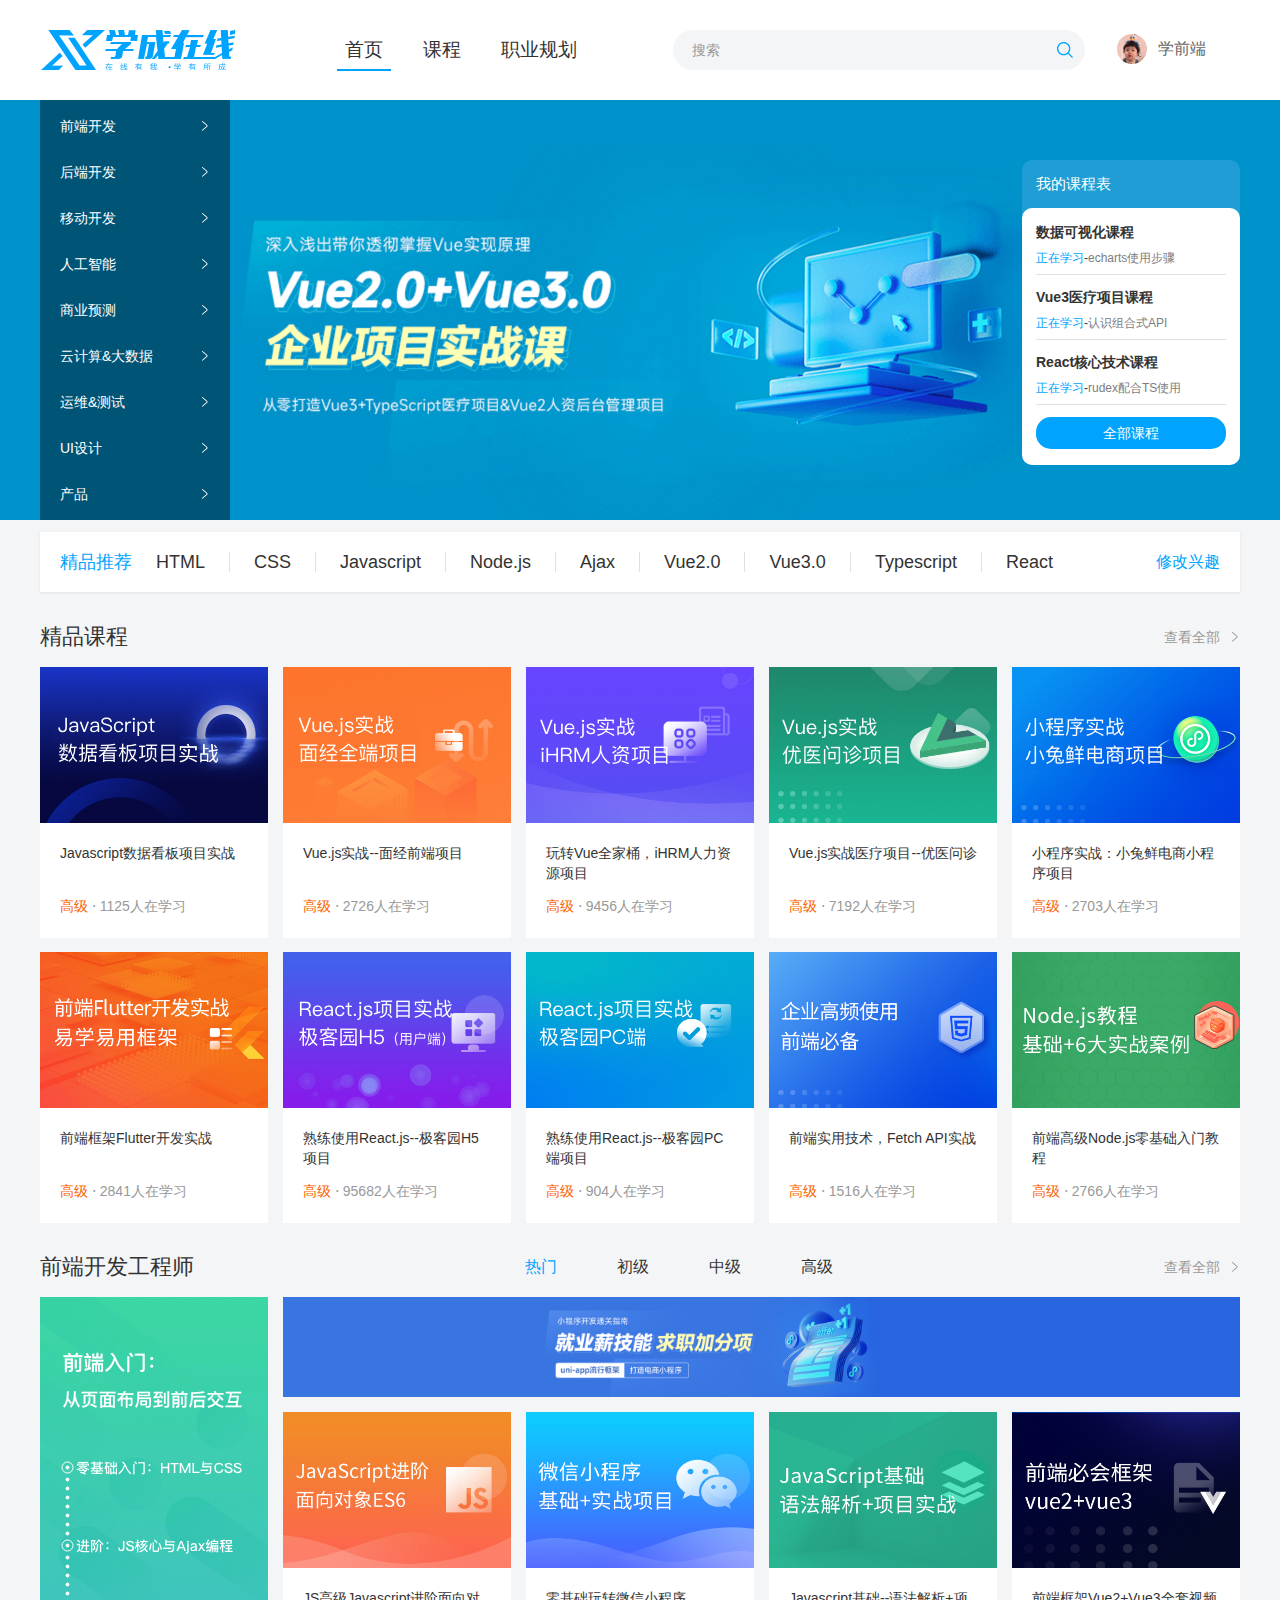
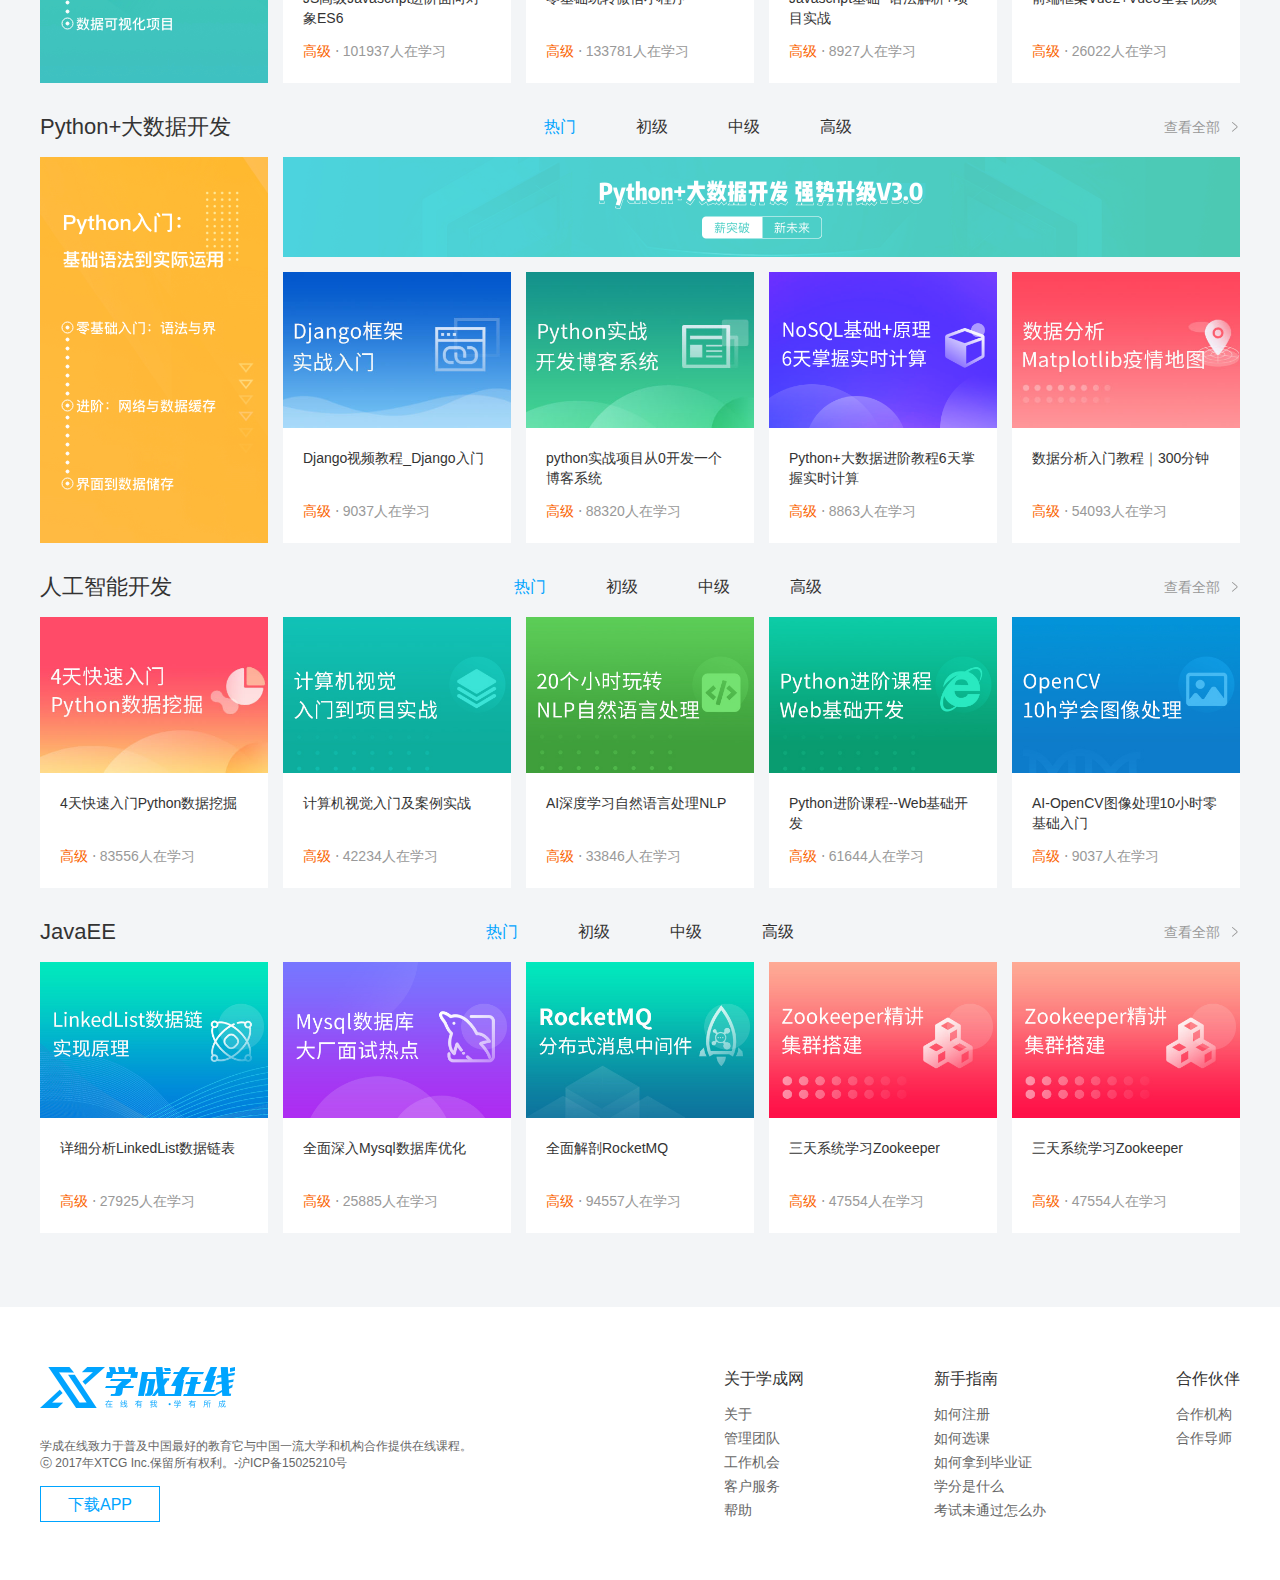
<file: itheima/HTML5AndCSSBasis/Day07/index.html>
<!-- 
    网页制作思路：
        1、布局思路
            先整体再局部，从外到内，从上到下，从左到右
        2、CSS实现思路
            - 画盒子，调整盒子范围（宽高背景色）
            - 调整盒子位置（Flex布局，内外边距）
            - 控制图片、文字内容样式

    整体遗留问题：
    1、调整浏览器窗口宽度时，页面变形
    2、“热门、初级、中级、高级”这几个未居中
 -->
<!DOCTYPE html>
<html lang="en">

<head>
    <meta charset="UTF-8">
    <meta name="viewport" content="width=device-width, initial-scale=1.0">
    <title>学成在线</title>
    <link rel="stylesheet" href="./css/base.css">
    <link rel="stylesheet" href="./css/index.css">
</head>

<body>

    <!-- 
        header区域布局
            - 通栏：宽度和浏览器窗口相同的盒子
     -->
    <div class="header">
        <div class="wrapper">
            <!-- 
                logo功能：
                    - 单击跳转首页
                    - SEO优化
                logo实现：
                    标签结构为 h1 > a > 网站名词（搜索关键字）
             -->
            <div class="logo">
                <h1><a href="#">学成在线</a></h1>
            </div>
            <!-- 
                导航功能：
                    单击跳转页面
                导航实现：
                    标签结构为 ul > li * 3 > a
                    避免堆砌a标签导致SEO降效
             -->
            <div class="nav">
                <ul>
                    <li><a href="#" class="active">首页</a></li>
                    <li><a href="#">课程</a></li>
                    <li><a href="#">职业规划</a></li>
                </ul>
            </div>
            <div class="search">
                <input type="text" placeholder="搜索">
                <a href="#"></a>
            </div>
            <div class="user">
                <a href="#">
                    <img src="./uploads/user.png" alt="">
                    <span>学前端</span>
                </a>
            </div>
        </div>
    </div>

    <!-- 
        banner区域布局
     -->
    <div class="banner">
        <div class="wrapper">
            <div class="left">
                <ul>
                    <li><a href="#">前端开发</a></li>
                    <li><a href="#">后端开发</a></li>
                    <li><a href="#">移动开发</a></li>
                    <li><a href="#">人工智能</a></li>
                    <li><a href="#">商业预测</a></li>
                    <li><a href="#">云计算&大数据</a></li>
                    <li><a href="#">运维&测试</a></li>
                    <li><a href="#">UI设计</a></li>
                    <li><a href="#">产品</a></li>
                </ul>
            </div>
            <div class="right">
                <h3>我的课程表</h3>
                <div class="content">
                    <dl>
                        <dt>数据可视化课程</dt>
                        <dd><span>正在学习</span>-<strong>echarts使用步骤</strong></dd>
                    </dl>
                    <dl>
                        <dt>Vue3医疗项目课程</dt>
                        <dd><span>正在学习</span>-<strong>认识组合式API</strong></dd>
                    </dl>
                    <dl>
                        <dt>React核心技术课程</dt>
                        <dd><span>正在学习</span>-<strong>rudex配合TS使用</strong></dd>
                    </dl>
                    <a href="#">全部课程</a>
                </div>
            </div>
        </div>
    </div>

    <!-- 
        精品推荐区域布局
     -->
    <div class="recommend wrapper">
        <h3>精品推荐</h3>
        <ul>
            <li><a href="#">HTML</a></li>
            <li><a href="#">CSS</a></li>
            <li><a href="#">Javascript</a></li>
            <li><a href="#">Node.js</a></li>
            <li><a href="#">Ajax</a></li>
            <li><a href="#">Vue2.0</a></li>
            <li><a href="#">Vue3.0</a></li>
            <li><a href="#">Typescript</a></li>
            <li><a href="#">React</a></li>
        </ul>
        <a href="#" class="modify">修改兴趣</a>
    </div>

    <!-- 
        精品课程区域布局
     -->
    <div class="course wrapper">
        <div class="hd">
            <h3>精品课程</h3>
            <a href="#" class="more">查看全部</a>
        </div>
        <div class="bd">
            <ul>
                <li>
                    <a href="#">
                        <div class="pic">
                            <img src="./uploads/course01.png" alt="">
                        </div>
                        <div class="text">
                            <h4>Javascript数据看板项目实战</h4>
                            <p><span>高级</span> ⋅ <i>1125</i>人在学习</p>
                        </div>
                    </a>
                </li>
                <li>
                    <a href="#">
                        <div class="pic">
                            <img src="./uploads/course02.png" alt="">
                        </div>
                        <div class="text">
                            <h4>Vue.js实战--面经前端项目</h4>
                            <p><span>高级</span> ⋅ <i>2726</i>人在学习</p>
                        </div>
                    </a>
                </li>
                <li>
                    <a href="#">
                        <div class="pic">
                            <img src="./uploads/course03.png" alt="">
                        </div>
                        <div class="text">
                            <h4>玩转Vue全家桶，iHRM人力资源项目</h4>
                            <p><span>高级</span> ⋅ <i>9456</i>人在学习</p>
                        </div>
                    </a>
                </li>
                <li>
                    <a href="#">
                        <div class="pic">
                            <img src="./uploads/course04.png" alt="">
                        </div>
                        <div class="text">
                            <h4>Vue.js实战医疗项目--优医问诊</h4>
                            <p><span>高级</span> ⋅ <i>7192</i>人在学习</p>
                        </div>
                    </a>
                </li>
                <li>
                    <a href="#">
                        <div class="pic">
                            <img src="./uploads/course05.png" alt="">
                        </div>
                        <div class="text">
                            <h4>小程序实战：小兔鲜电商小程序项目</h4>
                            <p><span>高级</span> ⋅ <i>2703</i>人在学习</p>
                        </div>
                    </a>
                </li>
                <li>
                    <a href="#">
                        <div class="pic">
                            <img src="./uploads/course06.png" alt="">
                        </div>
                        <div class="text">
                            <h4>前端框架Flutter开发实战</h4>
                            <p><span>高级</span> ⋅ <i>2841</i>人在学习</p>
                        </div>
                    </a>
                </li>
                <li>
                    <a href="#">
                        <div class="pic">
                            <img src="./uploads/course07.png" alt="">
                        </div>
                        <div class="text">
                            <h4>熟练使用React.js--极客园H5项目</h4>
                            <p><span>高级</span> ⋅ <i>95682</i>人在学习</p>
                        </div>
                    </a>
                </li>
                <li>
                    <a href="#">
                        <div class="pic">
                            <img src="./uploads/course08.png" alt="">
                        </div>
                        <div class="text">
                            <h4>熟练使用React.js--极客园PC端项目</h4>
                            <p><span>高级</span> ⋅ <i>904</i>人在学习</p>
                        </div>
                    </a>
                </li>
                <li>
                    <a href="#">
                        <div class="pic">
                            <img src="./uploads/course09.png" alt="">
                        </div>
                        <div class="text">
                            <h4>前端实用技术，Fetch API实战</h4>
                            <p><span>高级</span> ⋅ <i>1516</i>人在学习</p>
                        </div>
                    </a>
                </li>
                <li>
                    <a href="#">
                        <div class="pic">
                            <img src="./uploads/course10.png" alt="">
                        </div>
                        <div class="text">
                            <h4>前端高级Node.js零基础入门教程</h4>
                            <p><span>高级</span> ⋅ <i>2766</i>人在学习</p>
                        </div>
                    </a>
                </li>

            </ul>
        </div>
    </div>

    <!-- 
        前端开发工程师区域布局
     -->
    <div class="wrapper">
        <div class="hd">
            <h3>前端开发工程师</h3>
            <ul>
                <li><a href="#" class="active">热门</a></li>
                <li><a href="#">初级</a></li>
                <li><a href="#">中级</a></li>
                <li><a href="#">高级</a></li>
            </ul>
            <a href="#" class="more">查看全部</a>
        </div>
        <div class="bd">
            <div class="left">
                <img src="./uploads/web_left.png" alt="">
            </div>
            <div class="right">
                <div class="top">
                    <img src="./uploads/web_top.png" alt="">
                </div>
                <div class="bottom">
                    <ul>
                        <li>
                            <a href="#">
                                <div class="pic">
                                    <img src="./uploads/web01.png" alt="">
                                </div>
                                <div class="text">
                                    <h4>JS高级Javascript进阶面向对象ES6</h4>
                                    <p><span>高级</span> ⋅ <i>101937</i>人在学习</p>
                                </div>
                            </a>
                        </li>
                        <li>
                            <a href="#">
                                <div class="pic">
                                    <img src="./uploads/web02.png" alt="">
                                </div>
                                <div class="text">
                                    <h4>零基础玩转微信小程序</h4>
                                    <p><span>高级</span> ⋅ <i>133781</i>人在学习</p>
                                </div>
                            </a>
                        </li>
                        <li>
                            <a href="#">
                                <div class="pic">
                                    <img src="./uploads/web03.png" alt="">
                                </div>
                                <div class="text">
                                    <h4>Javascript基础--语法解析+项目实战</h4>
                                    <p><span>高级</span> ⋅ <i>8927</i>人在学习</p>
                                </div>
                            </a>
                        </li>
                        <li>
                            <a href="#">
                                <div class="pic">
                                    <img src="./uploads/web04.png" alt="">
                                </div>
                                <div class="text">
                                    <h4>前端框架Vue2+Vue3全套视频</h4>
                                    <p><span>高级</span> ⋅ <i>26022</i>人在学习</p>
                                </div>
                            </a>
                        </li>
                    </ul>
                </div>
            </div>
        </div>
    </div>

    <!-- 
        Python+大数据开发区域布局
     -->
    <div class="wrapper">
        <div class="hd">
            <h3>Python+大数据开发</h3>
            <ul>
                <li><a href="#" class="active">热门</a></li>
                <li><a href="#">初级</a></li>
                <li><a href="#">中级</a></li>
                <li><a href="#">高级</a></li>
            </ul>
            <a href="#" class="more">查看全部</a>
        </div>
        <div class="bd">
            <div class="left">
                <img src="./uploads/python_left.png" alt="">
            </div>
            <div class="right">
                <div class="top">
                    <img src="./uploads/python_top.png" alt="">
                </div>
                <div class="bottom">
                    <ul>
                        <li>
                            <a href="#">
                                <div class="pic">
                                    <img src="./uploads/python01.png" alt="">
                                </div>
                                <div class="text">
                                    <h4>Django视频教程_Django入门</h4>
                                    <p><span>高级</span> ⋅ <i>9037</i>人在学习</p>
                                </div>
                            </a>
                        </li>
                        <li>
                            <a href="#">
                                <div class="pic">
                                    <img src="./uploads/python02.png" alt="">
                                </div>
                                <div class="text">
                                    <h4>python实战项目从0开发一个博客系统</h4>
                                    <p><span>高级</span> ⋅ <i>88320</i>人在学习</p>
                                </div>
                            </a>
                        </li>
                        <li>
                            <a href="#">
                                <div class="pic">
                                    <img src="./uploads/python03.png" alt="">
                                </div>
                                <div class="text">
                                    <h4>Python+大数据进阶教程6天掌握实时计算</h4>
                                    <p><span>高级</span> ⋅ <i>8863</i>人在学习</p>
                                </div>
                            </a>
                        </li>
                        <li>
                            <a href="#">
                                <div class="pic">
                                    <img src="./uploads/python04.png" alt="">
                                </div>
                                <div class="text">
                                    <h4>数据分析入门教程｜300分钟</h4>
                                    <p><span>高级</span> ⋅ <i>54093</i>人在学习</p>
                                </div>
                            </a>
                        </li>
                    </ul>
                </div>
            </div>
        </div>
    </div>

    <!-- 
        人工智能开发区域布局
     -->
    <div class="wrapper">
        <div class="hd">
            <h3>人工智能开发</h3>
            <ul>
                <li><a href="#" class="active">热门</a></li>
                <li><a href="#">初级</a></li>
                <li><a href="#">中级</a></li>
                <li><a href="#">高级</a></li>
            </ul>
            <a href="#" class="more">查看全部</a>
        </div>
        <div class="bd">
            <!--
                注意：此处ul中的所有li之间会没有间距 
                分析下原因：
                1、前面写“精品课程区域布局”时，bd中的ul已经设置为flex布局
                2、前面写“前端开发工程师区域布局”时，bd又被设置为弹性布局，主要为了left和right左右布局
                也就是说bd和ul都是弹性布局，并且都没有明确指定宽度，这时ul的宽度只能通过内容撑开，所以此处ul中的所有li之间会没有间距 
                解决办法：
                1、让这里的bd不是弹性布局，也就是设置display: block;
                2、给ul指定精确宽度width: 1200px或width: 100%;
                3、给ul设置flex: 1;
            -->
            <ul>
                <li>
                    <a href="#">
                        <div class="pic">
                            <img src="./uploads/ai01.png" alt="">
                        </div>
                        <div class="text">
                            <h4>4天快速入门Python数据挖掘</h4>
                            <p><span>高级</span> ⋅ <i>83556</i>人在学习</p>
                        </div>
                    </a>
                </li>
                <li>
                    <a href="#">
                        <div class="pic">
                            <img src="./uploads/ai02.png" alt="">
                        </div>
                        <div class="text">
                            <h4>计算机视觉入门及案例实战</h4>
                            <p><span>高级</span> ⋅ <i>42234</i>人在学习</p>
                        </div>
                    </a>
                </li>
                <li>
                    <a href="#">
                        <div class="pic">
                            <img src="./uploads/ai03.png" alt="">
                        </div>
                        <div class="text">
                            <h4>AI深度学习自然语言处理NLP</h4>
                            <p><span>高级</span> ⋅ <i>33846</i>人在学习</p>
                        </div>
                    </a>
                </li>
                <li>
                    <a href="#">
                        <div class="pic">
                            <img src="./uploads/ai05.png" alt="">
                        </div>
                        <div class="text">
                            <h4>Python进阶课程--Web基础开发</h4>
                            <p><span>高级</span> ⋅ <i>61644</i>人在学习</p>
                        </div>
                    </a>
                </li>
                <li>
                    <a href="#">
                        <div class="pic">
                            <img src="./uploads/ai06.png" alt="">
                        </div>
                        <div class="text">
                            <h4>AI-OpenCV图像处理10小时零基础入门</h4>
                            <p><span>高级</span> ⋅ <i>9037</i>人在学习</p>
                        </div>
                    </a>
                </li>
            </ul>
        </div>
    </div>

    <!-- 
        JavaEE区域布局
     -->
    <div class="wrapper">
        <div class="hd">
            <h3>JavaEE</h3>
            <ul>
                <li><a href="#" class="active">热门</a></li>
                <li><a href="#">初级</a></li>
                <li><a href="#">中级</a></li>
                <li><a href="#">高级</a></li>
            </ul>
            <a href="#" class="more">查看全部</a>
        </div>
        <div class="bd">
            <!--
                注意：此处ul中的所有li之间会没有间距 
                分析下原因：
                1、前面写“精品课程区域布局”时，bd中的ul已经设置为flex布局
                2、前面写“前端开发工程师区域布局”时，bd又被设置为弹性布局，主要为了left和right左右布局
                也就是说bd和ul都是弹性布局，并且都没有明确指定宽度，这时ul的宽度只能通过内容撑开，所以此处ul中的所有li之间会没有间距 
                解决办法：
                1、让这里的bd不是弹性布局，也就是设置display: block;
                2、给ul指定精确宽度width: 1200px或width: 100%;
                3、给ul设置flex: 1;
            -->
            <ul>
                <li>
                    <a href="#">
                        <div class="pic">
                            <img src="./uploads/java02.png" alt="">
                        </div>
                        <div class="text">
                            <h4>详细分析LinkedList数据链表</h4>
                            <p><span>高级</span> ⋅ <i>27925</i>人在学习</p>
                        </div>
                    </a>
                </li>
                <li>
                    <a href="#">
                        <div class="pic">
                            <img src="./uploads/java03.png" alt="">
                        </div>
                        <div class="text">
                            <h4>全面深入Mysql数据库优化</h4>
                            <p><span>高级</span> ⋅ <i>25885</i>人在学习</p>
                        </div>
                    </a>
                </li>
                <li>
                    <a href="#">
                        <div class="pic">
                            <img src="./uploads/java04.png" alt="">
                        </div>
                        <div class="text">
                            <h4>全面解剖RocketMQ</h4>
                            <p><span>高级</span> ⋅ <i>94557</i>人在学习</p>
                        </div>
                    </a>
                </li>
                <li>
                    <a href="#">
                        <div class="pic">
                            <img src="./uploads/java05.png" alt="">
                        </div>
                        <div class="text">
                            <h4>三天系统学习Zookeeper</h4>
                            <p><span>高级</span> ⋅ <i>47554</i>人在学习</p>
                        </div>
                    </a>
                </li>
                <li>
                    <a href="#">
                        <div class="pic">
                            <img src="./uploads/java05.png" alt="">
                        </div>
                        <div class="text">
                            <h4>三天系统学习Zookeeper</h4>
                            <p><span>高级</span> ⋅ <i>47554</i>人在学习</p>
                        </div>
                    </a>
                </li>
            </ul>
        </div>
    </div>

    <!-- 
        版权区域布局
     -->
    <div class="footer">
        <div class="wrapper">
            <div class="left">
                <a href="#"><img src="./images/logo.png" alt=""></a>
                <p>学成在线致力于普及中国最好的教育它与中国一流大学和机构合作提供在线课程。ⓒ 2017年XTCG Inc.保留所有权利。-沪ICP备15025210号</p>
                <a href="#" class="download">下载APP</a>
            </div>
            <div class="right">
                <dl>
                    <dt>关于学成网</dt>
                    <dd><a href="#">关于</a></dd>
                    <dd><a href="#">管理团队</a></dd>
                    <dd><a href="#">工作机会</a></dd>
                    <dd><a href="#">客户服务</a></dd>
                    <dd><a href="#">帮助</a></dd>
                </dl>
                <dl>
                    <dt>新手指南</dt>
                    <dd><a href="#">如何注册</a></dd>
                    <dd><a href="#">如何选课</a></dd>
                    <dd><a href="#">如何拿到毕业证</a></dd>
                    <dd><a href="#">学分是什么</a></dd>
                    <dd><a href="#">考试未通过怎么办</a></dd>
                </dl>
                <dl>
                    <dt>合作伙伴</dt>
                    <dd><a href="#">合作机构</a></dd>
                    <dd><a href="#">合作导师</a></dd>
                </dl>
            </div>
        </div>
    </div>
</body>

</html>
</file>
<file: itheima/HTML5AndCSSBasis/Day07/css/base.css>
/* 基础公共样式：清除默认样式 + 设置通用样式 */
* {
  margin: 0;
  padding: 0;
  box-sizing: border-box;
}

li {
  list-style: none;
}

body {
  font: 14px/1.5 "Microsoft Yahei", "Hiragino Sans GB", "Heiti SC", "WenQuanYi Micro Hei", sans-serif;
  color: #333;
}

a {
  color: #333;
  text-decoration: none;
}
</file>
<file: itheima/HTML5AndCSSBasis/Day07/css/index.css>
/* 版心尺寸 */
.wrapper {
    width: 1200px;
    margin: 0 auto;
}

/* 网页背景色 */
body {
    background-color: #f3f5f7;
}





/* 
    header区域布局
*/
.header {
    height: 100px;
    background-color: #fff;
}

.header .wrapper {
    display: flex;
    padding-top: 30px;
}

.logo a {
    display: block;
    width: 195px;
    height: 40px;
    background-image: url(../images/logo.png);
    font-size: 0;
}

.nav {
    margin-left: 102px;
}

.nav ul {
    display: flex;
}

.nav li {
    margin-right: 24px;
}

.nav li a {
    display: block;
    padding: 6px 8px;
    line-height: 27px;
    font-size: 19px;
}

.nav li .active,
.nav li a:hover {
    border-bottom: 2px solid #00a4ff;
}

.search {
    width: 412px;
    height: 40px;
    background-color: #f3f5f7;
    border-radius: 20px;
    margin-left: 64px;
    padding-left: 19px;
    padding-right: 12px;
    display: flex;
}

.search input {
    flex: 1;
    border: 0;
    background-color: transparent;
    /* 去除焦点框 */
    outline: none;
}

.search input::placeholder {
    font-size: 14px;
    color: #999;
}

/* 父级是Flex布局，子级会变为弹性盒子，所以不需要再设置display */
.search a {
    width: 16px;
    height: 16px;
    background-image: url(../images/search.png);
    align-self: center;
}

.user {
    margin-top: 4px;
    margin-left: 32px;
}

.user img {
    /* 专门处理行内块与行内元素垂直方向对齐方式 */
    vertical-align: middle;
    margin-right: 7px;
}

.user span {
    font-size: 16px;
    color: #666;
    vertical-align: middle;
}





/* banner区域布局 */

.banner {
    height: 420px;
    background-color: #0092cb;
}

.banner .wrapper {
    height: 420px;
    background-image: url(../uploads/banner.png);
    display: flex;
    justify-content: space-between;
}

.banner .left {
    width: 190px;
    height: 420px;
    background-color: rgba(0, 0, 0, 0.42);
    padding: 3px 20px;
}

.banner .left a {
    height: 46px;
    line-height: 46px;
    /* 块级默认宽度是100% */
    display: block;
    color: #fff;
    background: url(../images/right.png) no-repeat right center;
}

.banner .left a:hover {
    color: #00a4ff;
    background-image: url(../images/right-hover.png);
}

.banner .right {
    width: 218px;
    height: 305px;
    background-color: #209dd5;
    border-radius: 10px;
    margin-top: 60px;
}

.banner .right h3 {
    height: 48px;
    line-height: 48px;
    padding-left: 14px;
    color: #fff;
    font-size: 15px;
    font-weight: 400;
}

.right .content {
    height: 257px;
    background-color: #fff;
    border-radius: 10px;
    padding: 14px;
}

.banner .right dl {
    margin-bottom: 12px;
    border-bottom: 1px solid #e0e0e0;
}

.banner .right dt {
    margin-bottom: 8px;
    font-size: 14px;
    line-height: 20px;
    font-weight: 700;
}

.banner .right dd {
    font-size: 12px;
    margin-bottom: 8px;
    line-height: 16px;
}

.banner .right dd span {
    color: #00a4ff;
}

.banner .right dd strong {
    color: #7d7d7d;
    font-weight: 400;
}

.banner .right a {
    display: block;
    height: 32px;
    background-color: #00a4ff;
    text-align: center;
    line-height: 32px;
    border-radius: 15px;
    font-size: 14px;
    color: #fff;
}





/* 精品推荐区域布局 */

.recommend {
    height: 60px;
    background-color: #fff;
    box-shadow: 0px 1px 2px 0px rgba(211, 211, 211, 0.5);
    margin-top: 12px;
    padding: 0 20px;
    line-height: 60px;
    display: flex;
}

.recommend h3 {
    font-size: 18px;
    font-weight: 400;
    color: #00a4ff;
}

.recommend ul {
    flex: 1;
    display: flex;
}

.recommend ul li a {
    padding: 0 24px;
    border-right: 1px solid #e0e0e0;
    font-size: 18px;
}

.recommend ul li:last-child a {
    border-right: 0;
}

.recommend .modify {
    font-size: 16px;
    color: #00a4ff;
}





/* 精品课程区域布局 */

.course {
    margin-top: 15px;
}

.hd {
    display: flex;
    height: 60px;
    line-height: 60px;
    justify-content: space-between;
}

.hd h3 {
    font-size: 22px;
    font-weight: normal;
}

.hd .more {
    font-size: 14px;
    color: #999;
    background: url(../images/more.png) no-repeat right center;
    padding-right: 20px;
}

.bd ul {
    display: flex;
    flex-wrap: wrap;
    justify-content: space-between;
    /* fix问题：在index.html的412行代码，下面两种方式都行*/
    /* flex: 1; */
    width: 100%;
}

.bd li {
    margin-bottom: 14px;
    width: 228px;
    height: 271px;
}

.bd li .pic {
    height: 156px;
}

.bd li .text {
    padding: 20px;
    height: 115px;
    background-color: #fff;
}

.bd li .text h4 {
    height: 40px;
    margin-bottom: 13px;
    font-size: 14px;
    font-weight: 400;
    line-height: 20px;
}

.bd li .text p {
    font-size: 14px;
    color: #999;
    line-height: 20px;
}

.bd li .text p span {
    color: #fa6400;
}

.bd li .text p i {
    font-style: normal;
}




/* 前端开发工程师区域布局 */

.hd ul {
    display: flex;
}

.hd li {
    margin-right: 60px;
    font-size: 16px;
}

.hd li:last-child {
    margin-right: 0;
}

.hd li .active {
    color: #00a4ff;
}

.bd {
    display: flex;
    justify-content: space-between;
}

.bd .left {
    width: 228px;
}

.bd .right {
    width: 957px;
}

.bd .right .top {
    margin-bottom: 15px;
    height: 100px;
}





/* 版权区域布局 */

.footer {
    height: 273px;
    margin-top: 60px;
    background-color: #fff;
    padding-top: 60px;
}

.footer .wrapper {
    display: flex;
    justify-content: space-between;
}

.footer .left {
    width: 440px;
}

.footer .left p {
    margin-top: 24px;
    margin-bottom: 14px;
    font-size: 12px;
    line-height: 17px;
    color: #666;
}

.footer .left .download {
    width: 120px;
    height: 36px;
    border: 1px solid #00a4ff;
    display: block;
    line-height: 36px;
    text-align: center;
    color: #00a4ff;
    font-size: 16px;
}

.footer .right {
    display: flex;
}

.footer .right dl {
    margin-left: 130px;
}

.footer .right dt {
    margin-bottom: 12px;
    font-size: 16px;
    line-height: 23px;
}

.footer .right a {
    font-size: 14px;
    line-height: 24px;
    color: #666;
}
</file>
